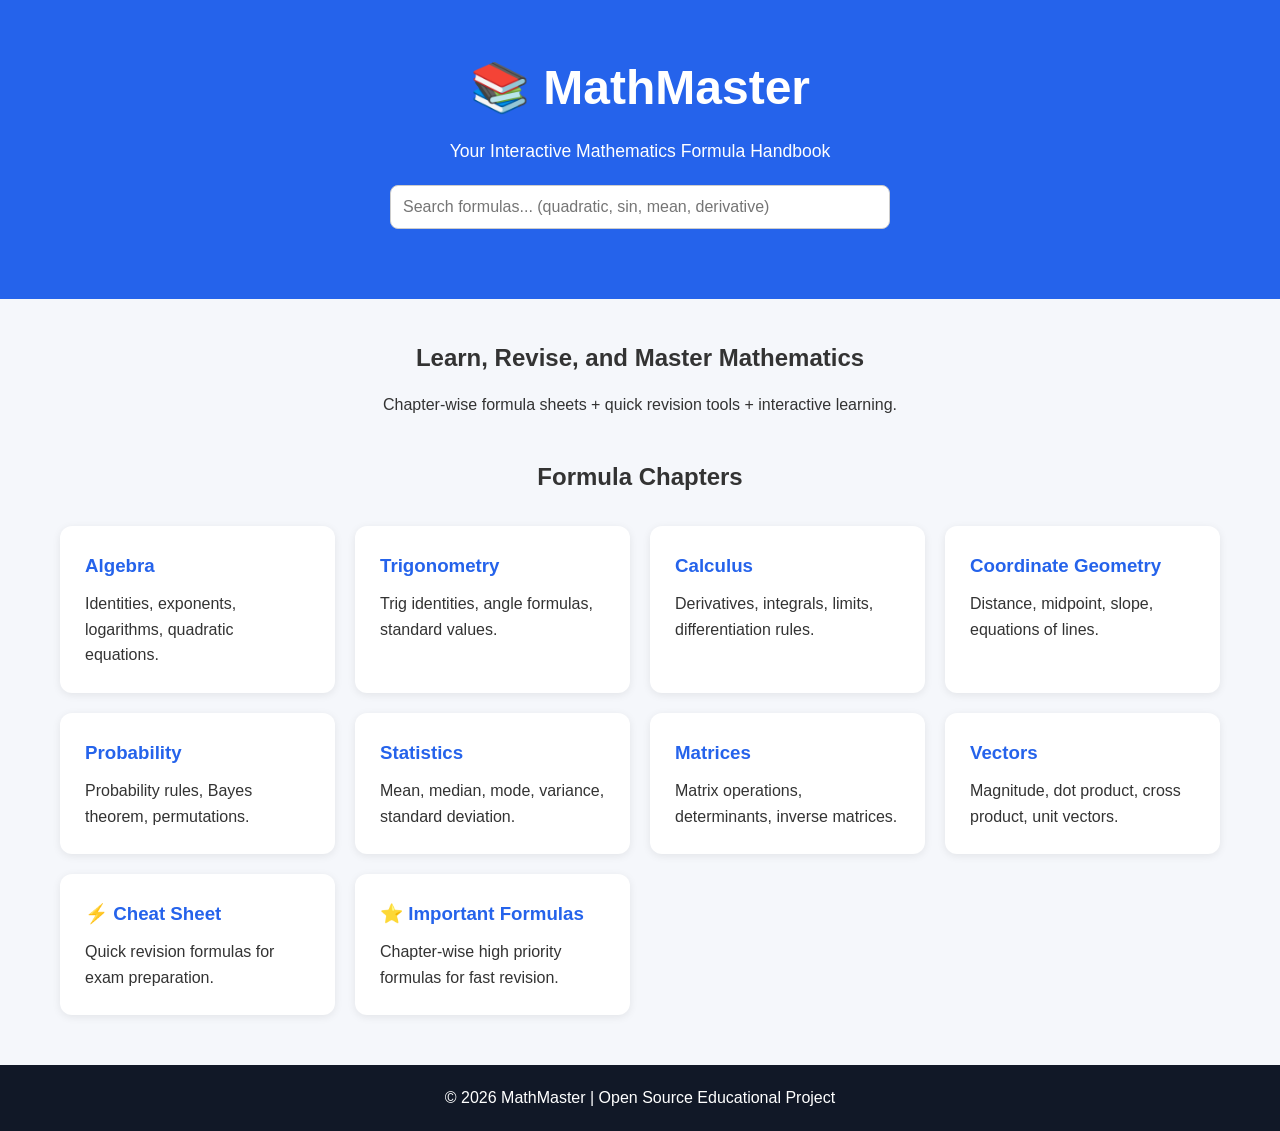
<file: index.html>
<!DOCTYPE html>
<html lang="en">
<head>
    <meta charset="UTF-8">
    <meta name="viewport" content="width=device-width, initial-scale=1.0">
    <title>MathMaster - Interactive Formula Handbook</title>
    <link rel="stylesheet" href="style.css">
</head>
<body>

    <header>
        <h1>📚 MathMaster</h1>
        <p>Your Interactive Mathematics Formula Handbook</p>

        <!-- SEARCH BOX -->
        <div class="search-box">
            <input 
                type="text" 
                id="searchInput" 
                placeholder="Search formulas... (quadratic, sin, mean, derivative)"
            >
        </div>

        <!-- NO RESULT MESSAGE -->
        <p id="noResult" style="display:none; color:white; margin-top:10px;">
            No formulas found ❌
        </p>
    </header>

    <main>

        <section class="hero">
            <h2>Learn, Revise, and Master Mathematics</h2>
            <p>
                Chapter-wise formula sheets + quick revision tools + interactive learning.
            </p>
        </section>

        <section class="chapters">
            <h2>Formula Chapters</h2>

            <div class="chapter-grid">

                <a href="chapters/algebra.html" class="card">
                    <h3>Algebra</h3>
                    <p>Identities, exponents, logarithms, quadratic equations.</p>
                </a>

                <a href="chapters/trigonometry.html" class="card">
                    <h3>Trigonometry</h3>
                    <p>Trig identities, angle formulas, standard values.</p>
                </a>

                <a href="chapters/calculus.html" class="card">
                    <h3>Calculus</h3>
                    <p>Derivatives, integrals, limits, differentiation rules.</p>
                </a>

                <a href="chapters/coordinate-geometry.html" class="card">
                    <h3>Coordinate Geometry</h3>
                    <p>Distance, midpoint, slope, equations of lines.</p>
                </a>

                <a href="chapters/probability.html" class="card">
                    <h3>Probability</h3>
                    <p>Probability rules, Bayes theorem, permutations.</p>
                </a>

                <a href="chapters/statistics.html" class="card">
                    <h3>Statistics</h3>
                    <p>Mean, median, mode, variance, standard deviation.</p>
                </a>

                <a href="chapters/matrices.html" class="card">
                    <h3>Matrices</h3>
                    <p>Matrix operations, determinants, inverse matrices.</p>
                </a>

                <a href="chapters/vectors.html" class="card">
                    <h3>Vectors</h3>
                    <p>Magnitude, dot product, cross product, unit vectors.</p>
                </a>

                <a href="cheatsheet.html" class="card">
                    <h3>⚡ Cheat Sheet</h3>
                    <p>Quick revision formulas for exam preparation.</p>
                </a>

                <a href="important-formulas.html" class="card">
                    <h3>⭐ Important Formulas</h3>
                    <p>Chapter-wise high priority formulas for fast revision.</p>
                </a>

            </div>
        </section>

    </main>

    <footer>
        <p>© 2026 MathMaster | Open Source Educational Project</p>
    </footer>

    <script src="script.js"></script>

</body>
</html>
</file>
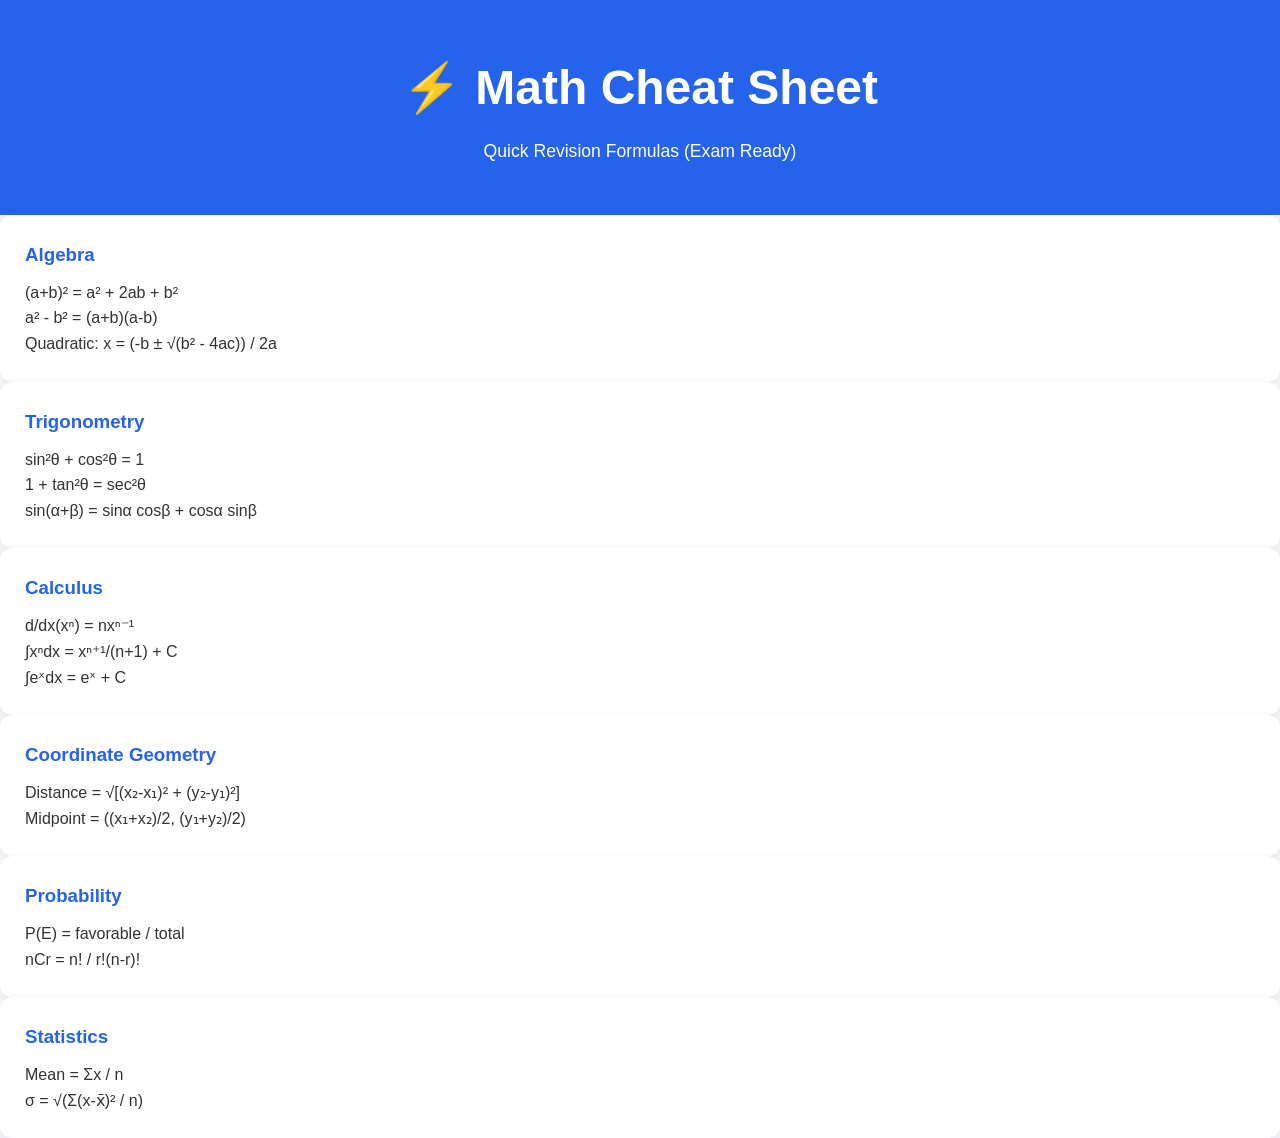
<file: cheatsheet.html>
<!DOCTYPE html>
<html lang="en">
<head>
    <meta charset="UTF-8">
    <meta name="viewport" content="width=device-width, initial-scale=1.0">
    <title>Math Cheat Sheet</title>
    <link rel="stylesheet" href="style.css">
</head>
<body>

<header>
    <h1>⚡ Math Cheat Sheet</h1>
    <p>Quick Revision Formulas (Exam Ready)</p>
</header>

<main>

    <div class="card">
        <h3>Algebra</h3>
        <p>(a+b)² = a² + 2ab + b²</p>
        <p>a² - b² = (a+b)(a-b)</p>
        <p>Quadratic: x = (-b ± √(b² - 4ac)) / 2a</p>
    </div>

    <div class="card">
        <h3>Trigonometry</h3>
        <p>sin²θ + cos²θ = 1</p>
        <p>1 + tan²θ = sec²θ</p>
        <p>sin(α+β) = sinα cosβ + cosα sinβ</p>
    </div>

    <div class="card">
        <h3>Calculus</h3>
        <p>d/dx(xⁿ) = nxⁿ⁻¹</p>
        <p>∫xⁿdx = xⁿ⁺¹/(n+1) + C</p>
        <p>∫eˣdx = eˣ + C</p>
    </div>

    <div class="card">
        <h3>Coordinate Geometry</h3>
        <p>Distance = √[(x₂-x₁)² + (y₂-y₁)²]</p>
        <p>Midpoint = ((x₁+x₂)/2, (y₁+y₂)/2)</p>
    </div>

    <div class="card">
        <h3>Probability</h3>
        <p>P(E) = favorable / total</p>
        <p>nCr = n! / r!(n-r)!</p>
    </div>

    <div class="card">
        <h3>Statistics</h3>
        <p>Mean = Σx / n</p>
        <p>σ = √(Σ(x-x̄)² / n)</p>
    </div>

</main>

</body>
</html>
</file>
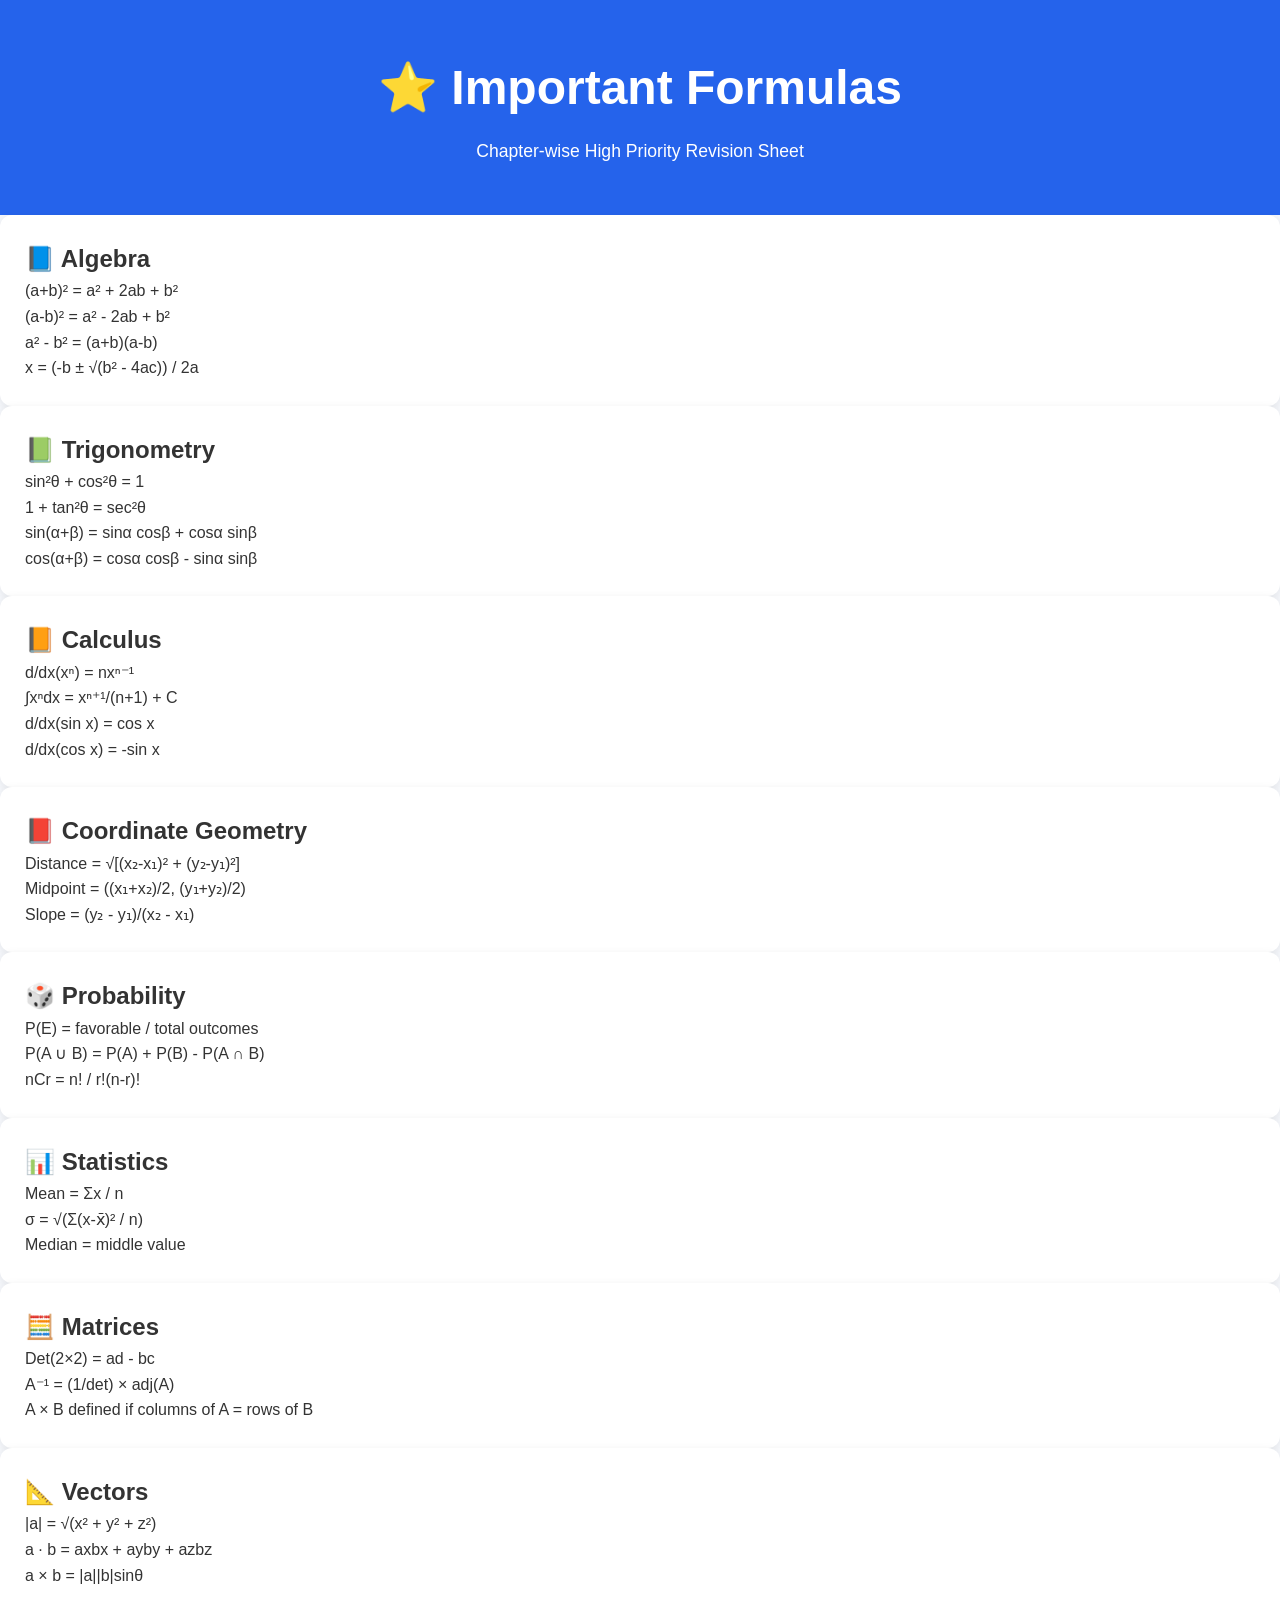
<file: important-formulas.html>
<!DOCTYPE html>
<html lang="en">
<head>
    <meta charset="UTF-8">
    <meta name="viewport" content="width=device-width, initial-scale=1.0">
    <title>Important Formulas - MathMaster</title>
    <link rel="stylesheet" href="style.css">
</head>
<body>

<header>
    <h1>⭐ Important Formulas</h1>
    <p>Chapter-wise High Priority Revision Sheet</p>
</header>

<main>

    <!-- ALGEBRA -->
    <div class="card">
        <h2>📘 Algebra</h2>
        <p>(a+b)² = a² + 2ab + b²</p>
        <p>(a-b)² = a² - 2ab + b²</p>
        <p>a² - b² = (a+b)(a-b)</p>
        <p>x = (-b ± √(b² - 4ac)) / 2a</p>
    </div>

    <!-- TRIGONOMETRY -->
    <div class="card">
        <h2>📗 Trigonometry</h2>
        <p>sin²θ + cos²θ = 1</p>
        <p>1 + tan²θ = sec²θ</p>
        <p>sin(α+β) = sinα cosβ + cosα sinβ</p>
        <p>cos(α+β) = cosα cosβ - sinα sinβ</p>
    </div>

    <!-- CALCULUS -->
    <div class="card">
        <h2>📙 Calculus</h2>
        <p>d/dx(xⁿ) = nxⁿ⁻¹</p>
        <p>∫xⁿdx = xⁿ⁺¹/(n+1) + C</p>
        <p>d/dx(sin x) = cos x</p>
        <p>d/dx(cos x) = -sin x</p>
    </div>

    <!-- COORDINATE GEOMETRY -->
    <div class="card">
        <h2>📕 Coordinate Geometry</h2>
        <p>Distance = √[(x₂-x₁)² + (y₂-y₁)²]</p>
        <p>Midpoint = ((x₁+x₂)/2, (y₁+y₂)/2)</p>
        <p>Slope = (y₂ - y₁)/(x₂ - x₁)</p>
    </div>

    <!-- PROBABILITY -->
    <div class="card">
        <h2>🎲 Probability</h2>
        <p>P(E) = favorable / total outcomes</p>
        <p>P(A ∪ B) = P(A) + P(B) - P(A ∩ B)</p>
        <p>nCr = n! / r!(n-r)!</p>
    </div>

    <!-- STATISTICS -->
    <div class="card">
        <h2>📊 Statistics</h2>
        <p>Mean = Σx / n</p>
        <p>σ = √(Σ(x-x̄)² / n)</p>
        <p>Median = middle value</p>
    </div>

    <!-- MATRICES -->
    <div class="card">
        <h2>🧮 Matrices</h2>
        <p>Det(2×2) = ad - bc</p>
        <p>A⁻¹ = (1/det) × adj(A)</p>
        <p>A × B defined if columns of A = rows of B</p>
    </div>

    <!-- VECTORS -->
    <div class="card">
        <h2>📐 Vectors</h2>
        <p>|a| = √(x² + y² + z²)</p>
        <p>a · b = axbx + ayby + azbz</p>
        <p>a × b = |a||b|sinθ</p>
    </div>

</main>

</body>
</html>
</file>
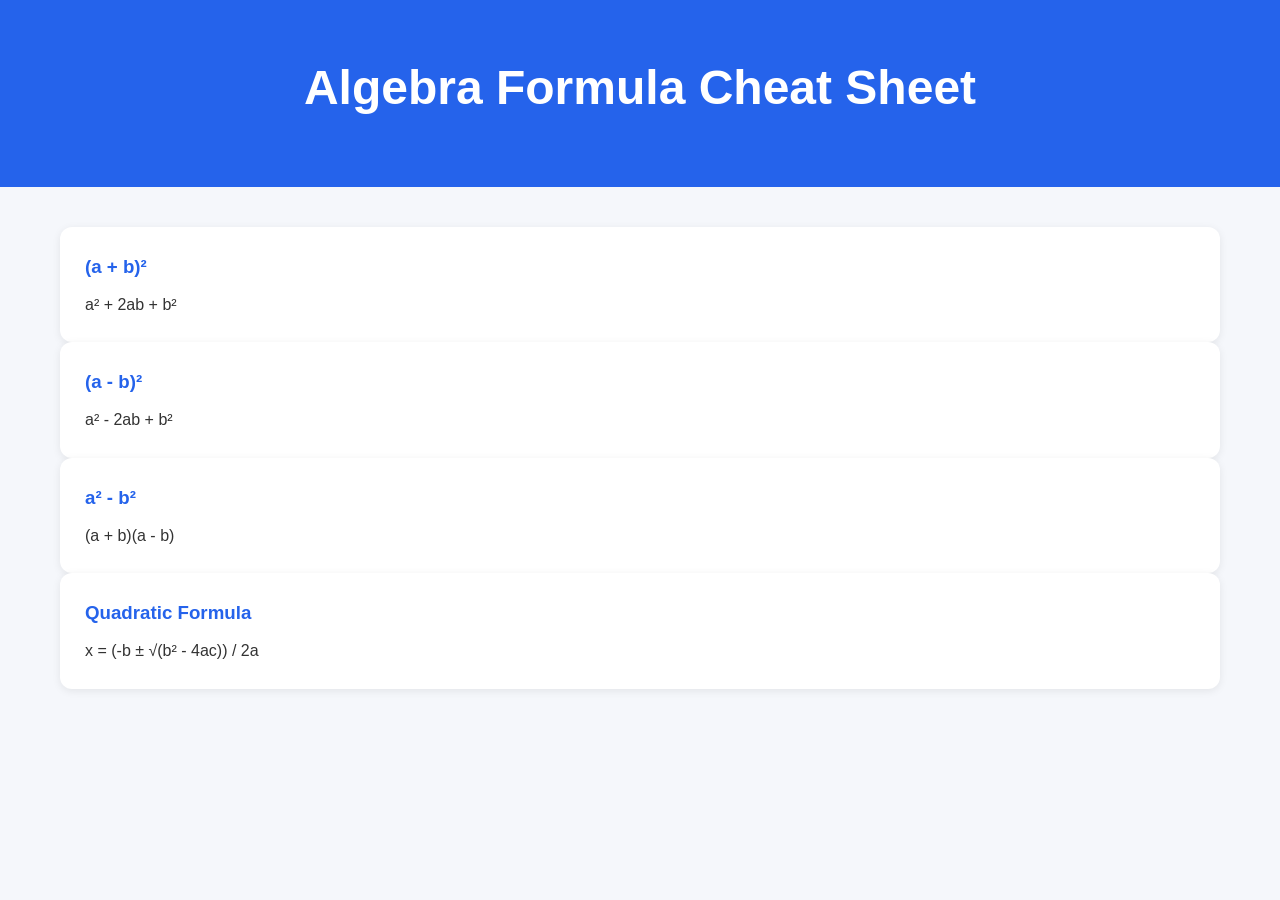
<file: Chapters/algebra.html>
<!DOCTYPE html>
<html lang="en">
<head>
    <meta charset="UTF-8">
    <meta name="viewport" content="width=device-width, initial-scale=1.0">
    <title>Algebra Formulas</title>
    <link rel="stylesheet" href="../style.css">
</head>
<body>

<header>
    <h1>Algebra Formula Cheat Sheet</h1>
</header>

<main class="chapters">

    <div class="card">
        <h3>(a + b)²</h3>
        <p>a² + 2ab + b²</p>
    </div>

    <div class="card">
        <h3>(a - b)²</h3>
        <p>a² - 2ab + b²</p>
    </div>

    <div class="card">
        <h3>a² - b²</h3>
        <p>(a + b)(a - b)</p>
    </div>

    <div class="card">
        <h3>Quadratic Formula</h3>
        <p>x = (-b ± √(b² - 4ac)) / 2a</p>
    </div>

</main>

</body>
</html>
</file>
<file: style.css>
* {
    margin: 0;
    padding: 0;
    box-sizing: border-box;
}

body {
    font-family: Arial, sans-serif;
    background: #f5f7fb;
    color: #333;
    line-height: 1.6;
}

header {
    background: #2563eb;
    color: white;
    text-align: center;
    padding: 50px 20px;
}

header h1 {
    font-size: 3rem;
    margin-bottom: 10px;
}

header p {
    font-size: 1.1rem;
}

.hero {
    text-align: center;
    max-width: 800px;
    margin: 40px auto;
    padding: 0 20px;
}

.hero h2 {
    margin-bottom: 15px;
}

.chapters {
    max-width: 1200px;
    margin: 40px auto;
    padding: 0 20px;
}

.chapters h2 {
    text-align: center;
    margin-bottom: 30px;
}

.chapter-grid {
    display: grid;
    grid-template-columns: repeat(auto-fit, minmax(250px, 1fr));
    gap: 20px;
}

.card {
    background: white;
    padding: 25px;
    border-radius: 12px;
    text-decoration: none;
    color: inherit;
    box-shadow: 0 2px 8px rgba(0,0,0,0.08);
    transition: transform 0.2s ease;
}

.card:hover {
    transform: translateY(-5px);
}

.card h3 {
    margin-bottom: 10px;
    color: #2563eb;
}

footer {
    text-align: center;
    padding: 20px;
    margin-top: 50px;
    background: #111827;
    color: white;
}

.search-box {
    text-align: center;
    margin: 20px 0;
}

.search-box input {
    width: 60%;
    max-width: 500px;
    padding: 12px;
    border-radius: 8px;
    border: 1px solid #ccc;
    outline: none;
    font-size: 1rem;
    transition: 0.3s;
}

.search-box input:focus {
    border-color: #2563eb;
    box-shadow: 0 0 8px rgba(37,99,235,0.3);
}
</file>
